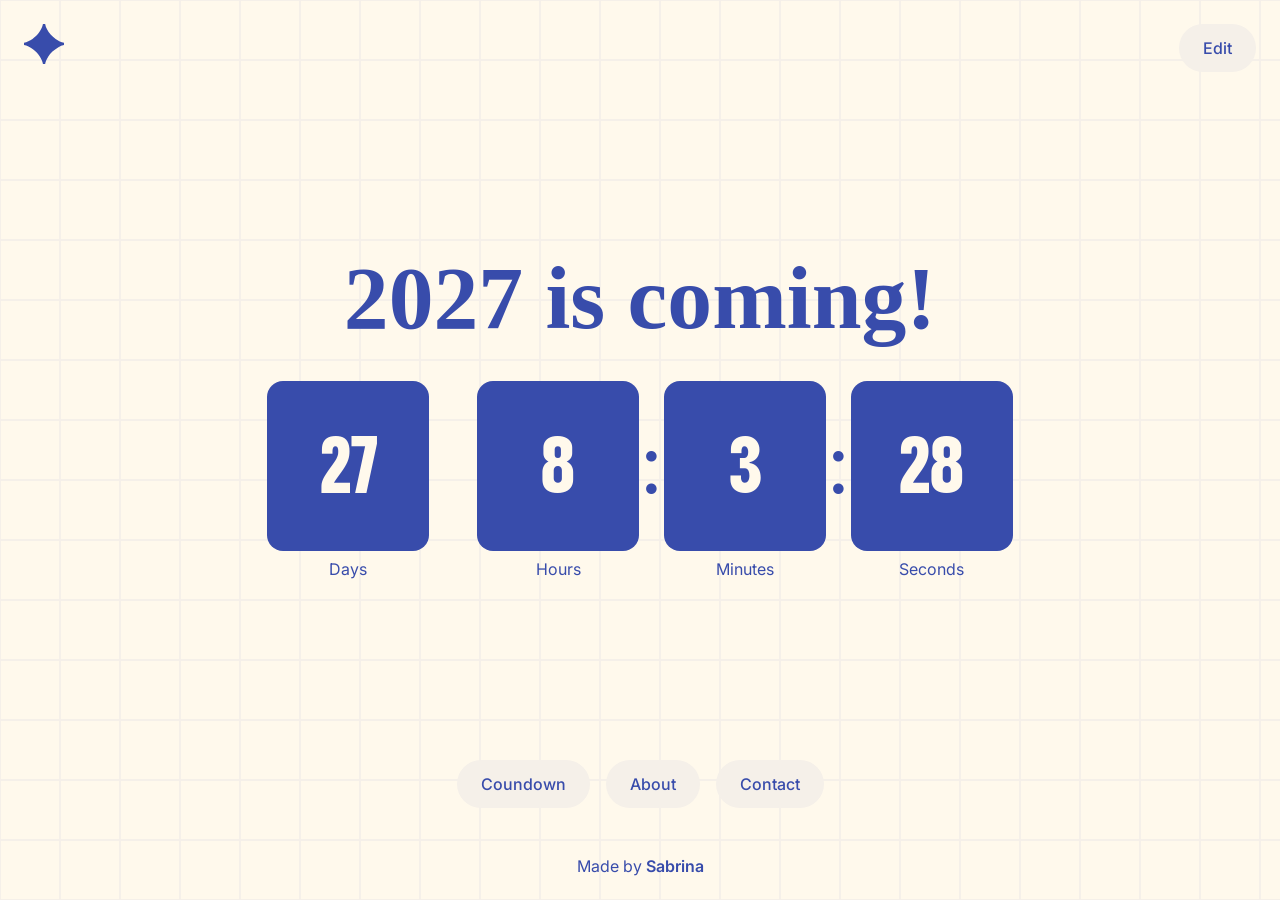
<file: index.html>
<!DOCTYPE html>
<html lang="en">
<head>
    <meta charset="UTF-8">
    <meta name="viewport" content="width=device-width, initial-scale=1.0">
    <title>Countdown</title>
    <link rel="shortcut icon" href="img/favicon.svg" type="image/x-icon">
    <link rel="stylesheet" href="style.css">
</head>
<body>
    <main>
        <header>
            <img src="img/logo.svg" alt="Star vector with four points and color blue.">
            <button id="editButton" class="button secondaryButton">Edit</button>
        </header>
        <section id="countdownSection">
            <h1 id="displayTitle">
                2027 is coming!
            </h1>
            <div id="countdown">
                <div class="group">
                    <div class="box">
                        <p id="displayCounterDay">00</p>
                    </div>
                    <span class="caption">Days</span>
                </div>

                <span class="spacer"></span>

                <div class="group">
                    <div class="box">
                        <p id="displayCounterHour">00</p>
                    </div>
                    <span class="caption">Hours</span>
                </div>
                
                <span class="dots">:</span>
                
                <div class="group">
                    <div class="box">
                        <p id="displayCounterMin">00</p>
                    </div>
                    <span class="caption">Minutes</span>
                </div>
                <span class="dots">:</span>
                <div class="group">
                    <div class="box">
                        <p id="displayCounterSec">00</p>
                    </div>
                    <span class="caption">Seconds</span>
                </div>
            </div>
        </section>
        <dialog id="editDialog">
            <form id="editForm">
                <div class="inputBox">
                    <label for="inputTitle">Event title</label>
                    <input id="inputTitle" type="text" name="inputTitle">
                </div>
                <div class="inputBox">
                    <label for="inputDate">Event date</label>
                    <input id="inputDate" type="datetime-local" name="inputDate" value="2027-01-01T00:00">
                </div>
                <div class="actionBar">
                    <button id="closeButton" class="button secondaryButton">Close</button>
                    <button class="button primaryButton" type="submit">Save</button>
                </div>
            </form>
        </dialog>
        <div id="bottom">
            <nav>
                <ol>
                    <li><a href="index.html" class="button secondaryButton">Coundown</a></li>
                    <li><a href="about.html" class="button secondaryButton">About</a></li>
                    <li><a href="contact.html" class="button secondaryButton">Contact</a></li>
                </ol>
            </nav>
            <footer>
                <p>Made by <a href="https://github.com/sabrigs">Sabrina</a></p>
            </footer>
        </div>
    </main>
    <script src="script.js"></script>
</body>
</html>
</file>
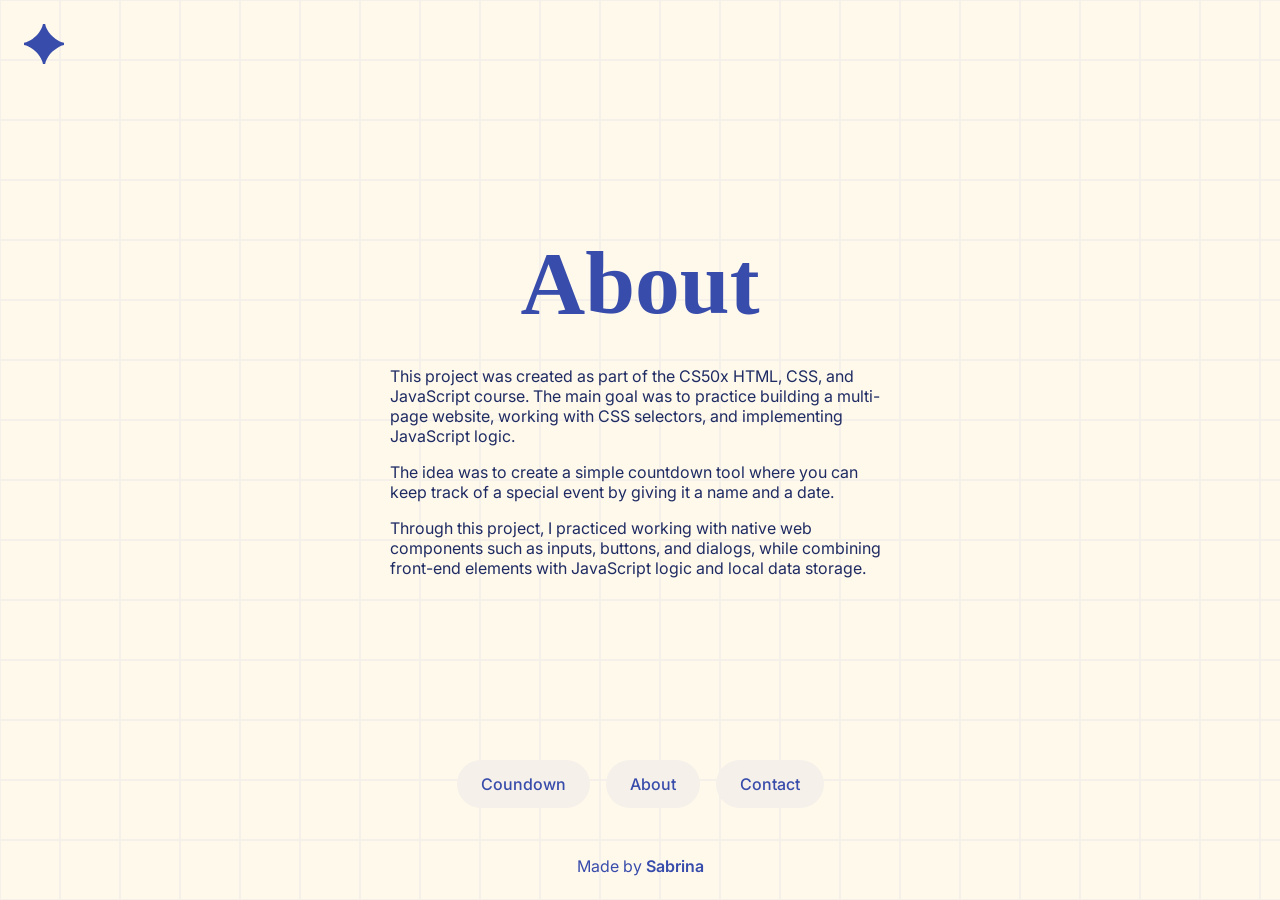
<file: about.html>
<!DOCTYPE html>
<html lang="en">
<head>
    <meta charset="UTF-8">
    <meta name="viewport" content="width=device-width, initial-scale=1.0">
    <title>About</title>
    <link rel="shortcut icon" href="img/favicon.svg" type="image/x-icon">
    <link rel="stylesheet" href="style.css">
</head>
<body>
    <main>
        <header>
            <img src="img/logo.svg" alt="" id="logo">
        </header>
        <section id="about">
            <h1 class="title">About</h1>
            <p class="body">This project was created as part of the CS50x HTML, CSS, and JavaScript course. The main goal was to practice building a multi-page website, working with CSS selectors, and implementing JavaScript logic.</p>
            <p class="body">The idea was to create a simple countdown tool where you can keep track of a special event by giving it a name and a date.</p>
            <p class="body">Through this project, I practiced working with native web components such as inputs, buttons, and dialogs, while combining front-end elements with JavaScript logic and local data storage.</p>
        </section>
        <div id="bottom">
            <nav>
                <ol>
                    <li><a href="index.html" class="button secondaryButton">Coundown</a></li>
                    <li><a href="about.html" class="button secondaryButton">About</a></li>
                    <li><a href="contact.html" class="button secondaryButton">Contact</a></li>
                </ol>
            </nav>
            <footer>
                <p>Made by <a href="https://github.com/sabrigs">Sabrina</a></p>
            </footer>
        </div>
    </main>
</body>
</html>
</file>
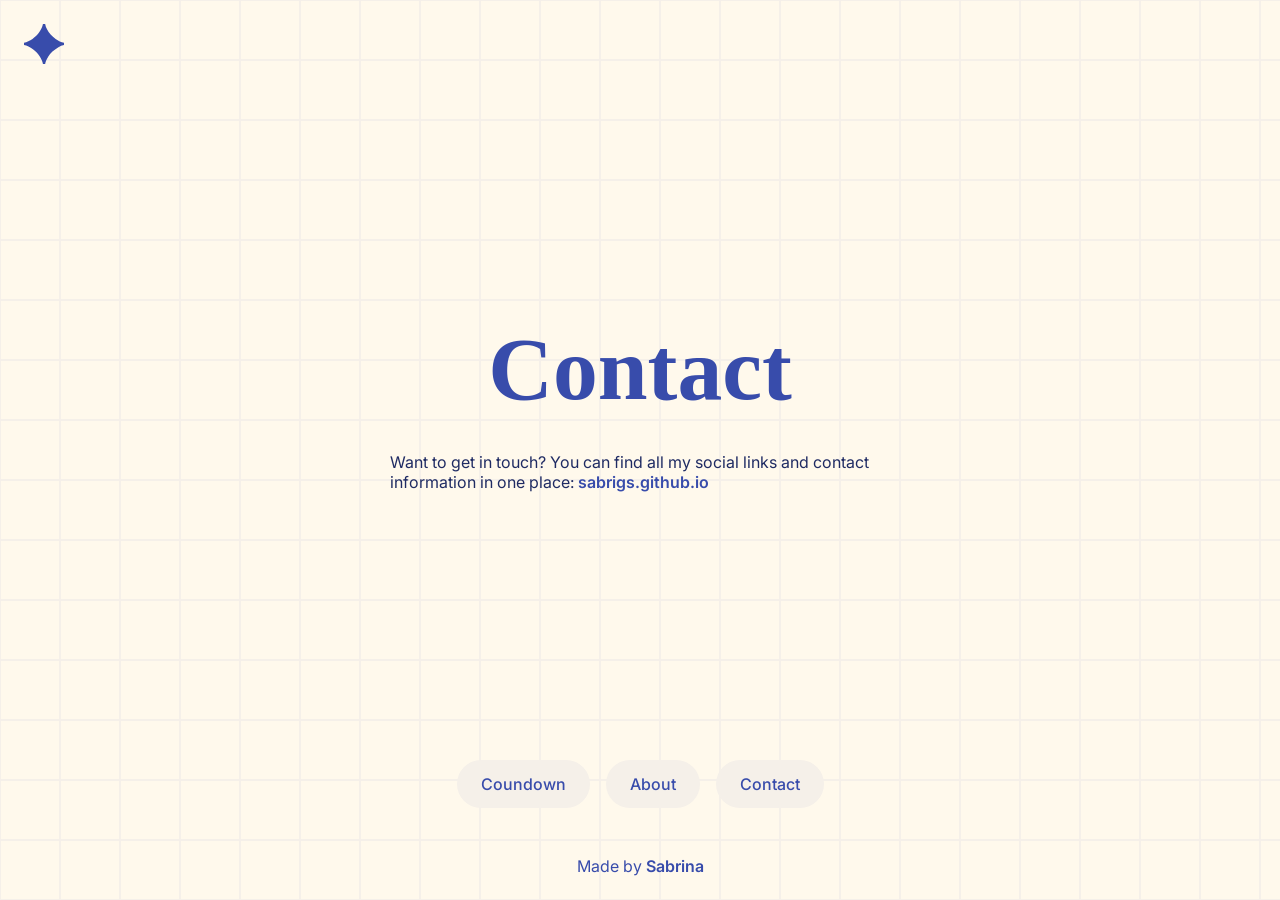
<file: contact.html>
<!DOCTYPE html>
<html lang="en">
<head>
    <meta charset="UTF-8">
    <meta name="viewport" content="width=device-width, initial-scale=1.0">
    <title>Contacts</title>
    <link rel="shortcut icon" href="img/favicon.svg" type="image/x-icon">
    <link rel="stylesheet" href="style.css">
</head>
<body>
    <main>
        <header>
            <img src="img/logo.svg" alt="" id="logo">
        </header>
        <section id="contact">
            <h1 class="title">Contact</h1>
            <p class="body">
                Want to get in touch? You can find all my social links and contact information in one place: <a href="https://sabrigs.github.io/" target="_blank" rel="noopener noreferrer">sabrigs.github.io</a>
            </p>
        </section>
        <div id="bottom">
            <nav>
                <ol>
                    <li><a href="index.html" class="button secondaryButton">Coundown</a></li>
                    <li><a href="about.html" class="button secondaryButton">About</a></li>
                    <li><a href="contact.html" class="button secondaryButton">Contact</a></li>
                </ol>
            </nav>
            <footer>
                <p>Made by <a href="https://github.com/sabrigs">Sabrina</a></p>
            </footer>
        </div>
    </main>
</body>
</html>
</file>
<file: style.css>
@charset "UTF-8";

@import url('https://fonts.googleapis.com/css2?family=Boldonse&family=DM+Serif+Text&family=Inter:ital,opsz,wght@0,14..32,100..900;1,14..32,100..900&display=swap');

@view-transition {
    navigation: auto;
}

:root {
    /* Colors */
    --color-accent: #384CAB;
    --color-on-accent: #FFF9EC;
    --color-background: #FFF9EC;
    --color-surface: #FFFDF8;
    --color-interaction: #F5F0E9;
    --color-interaction-secondary-hover: #E1DFE2; 
    --color-interaction-primary-hover: #2D3C85; 
    --color-text: #384CAB;
    --color-text-dark: #1F2B63;
    --color-border: #EDE7DA;
    --color-a11y: #D32F2F;

    /* Typography */
    --font-display: 'DM Serif Display', serif;
    --font-number: "Boldonse", system-ui;
    --font-body: 'Inter', sans-serif;

    /* Font sizes */
    --text-xs: 0.75rem;
    --text-sm: 0.875rem;
    --text-md: 1rem;
    --text-lg: 1.25rem;
    --text-xl: 2rem;
    --text-2xl: 3rem;
    --text-3xl: 4rem;
    --text-4xl: 6rem;

    /* Border radius */
    --radius-md: 16px;
    --radius-lg: 24px;

    /* Shadows */
    --shadow-overlay: 0 2px 12px 0 rgba(0, 0, 0, 0.10);
}

* {
    margin: 0px;
    padding: 0px;
    box-sizing: border-box;
}

body {
    background-color: var(--color-background);
    background-image: url("img/pattern.svg");
    font-family: var(--font-body);
}

.button {
    box-sizing: border-box;
    height: 48px;
    padding: 8px 24px;
    border-radius:64px;
    border: none;
    font-size: var(--text-md);
    font-weight: 500;
    font-family: var(--font-body);
    cursor: pointer;
    transition: background-color 0.2s ease;
}

.primaryButton {
    background-color: var(--color-accent);
    color: var(--color-on-accent);
}

.primaryButton:hover {
    background-color: var(--color-interaction-primary-hover);
}

.secondaryButton {
    background-color: var(--color-interaction);
    color: var(--color-text);
}

.secondaryButton:hover {
    background-color: var(--color-interaction-secondary-hover);
}

.secondaryButton:focus-visible, .primaryButton:focus-visible, a:focus-visible {
    outline-offset: 2px;
    outline: 3px dashed var(--color-a11y);
}

.body {
    width: 100%;
    max-width: 500px;
    margin-bottom: 16px;
    font-family: var(--font-body);
    color: var(--color-text-dark);
}

.title {
    display: flex;
    align-items: center;
    justify-content: center;
    font-size: clamp(3rem, 7vw, 6rem); 
    font-family: var(--font-display);
    color: var(--color-text);
    text-align: center;
    margin-bottom: 32px;
}

a {
    text-decoration: none;
    font-weight: 600;
    font-family: var(--font-body);
    color: var(--color-accent);
    border-radius: var(--radius-lg);
}

a:hover {
    text-decoration: underline;
}

main {
    display: flex;
    flex-direction: column;
    justify-content: space-between;
    padding: 24px;
    min-height: 100vh;
}

header {
    display: flex;
    align-items: center;
    justify-content: flex-start;
    gap: 24px;
}

#editButton {
    position: absolute;
    top: 24px;
    right: 24px;
    width: fit-content;
}

#countdownSection {
    display: flex;
    flex-direction: column;
    align-items: center;
    gap: 32px;
}

#displayTitle {
    display: flex;
    align-items: center;
    justify-content: center;
    font-size: clamp(2.75rem, 7vw, 6rem); 
    font-family: var(--font-display);
    color: var(--color-text);
    text-align: center;
}

#countdown {
    display: flex;
    align-items: center;
    justify-content: center;
}

#countdown div.group {
    display: flex;
    flex-direction: column;
    align-items: center;
    gap: 8px;
}

#countdown div.box {
    background-color: var(--color-accent);
    border-radius: var(--radius-md);
    width: clamp(80px, 16vw, 162px); 
    height: clamp(90px, 18vw, 170px); 
    display: flex;
    align-items: center;
    justify-content: center;
}

#countdown div.box p {
    color: var(--color-on-accent);
    font-family: var(--font-number);
    font-size: clamp(1.6rem, 4vw, 3rem); 
}

#countdown span.spacer {
    width: clamp(28px, 5vw, 48px); 
}

#countdown span.dots {
    font-size: clamp(3rem, 7vw, 6rem);
    font-family: var(--font-display);
    color: var(--color-accent);
    font-weight: 500;
    margin-bottom: 34px;
}

#countdown span.caption {
    font-size: var(--text-md);
    color: var(--color-text);
}

#editDialog {
    margin: auto;
    max-width: 400px;
    width: calc(100% - 48px);
    padding: 24px 16px;
    background-color: #fffdfa;
    border: 1px solid var(--color-border);
    border-radius: var(--radius-lg);
    box-shadow: var(--shadow-overlay);
}

#editForm {
    display: flex;
    flex-direction: column; 
    align-items: stretch;
    gap: 16px;
}

.inputBox {
    display: flex;
    flex-direction: column;
    align-items: stretch;
    gap: 4px;
}

label {
    color: var(--color-text-dark);
    font-family: var(--font-body);
    font-size: var(--text-md);
}

#inputTitle, #inputDate {
    height: 48px;
    padding: 8px 16px;
    box-sizing: border-box;
    border: 2px solid var(--color-border);
    border-radius:64px;
    font-size: var(--text-md);
    font-family: var(--font-body);
}

#inputTitle:focus-visible, #inputDate:focus-visible {
    outline-offset: 2px;
    outline: 3px dashed var(--color-a11y);
}

#inputDate::-webkit-calendar-picker-indicator {
    cursor: pointer;
}

.actionBar {
    display: flex;
    flex-direction: column;
    align-items: stretch;
    gap: 8px;
}

#bottom {
    display: flex;
    flex-direction: column;
    align-items: center;
    gap: 48px;
}

ol {
    display: flex;
    justify-content: center;
    align-items: center;
    flex-direction: row;
    gap: 16px;
}

li {
    list-style-type: none;
}

li a {
    text-decoration: none;
    display: flex;
    align-items: center;
}

li a:hover {
    text-decoration: none;
}

footer {
    display: flex;
    justify-content: center;
}

footer p {
    font-family: var(--font-body);
    color: var(--color-accent);
}

/* Other pages */
#about, #contact {
    display: flex;
    align-items: center;
    justify-content: center;
    flex-direction: column;
}
</file>
